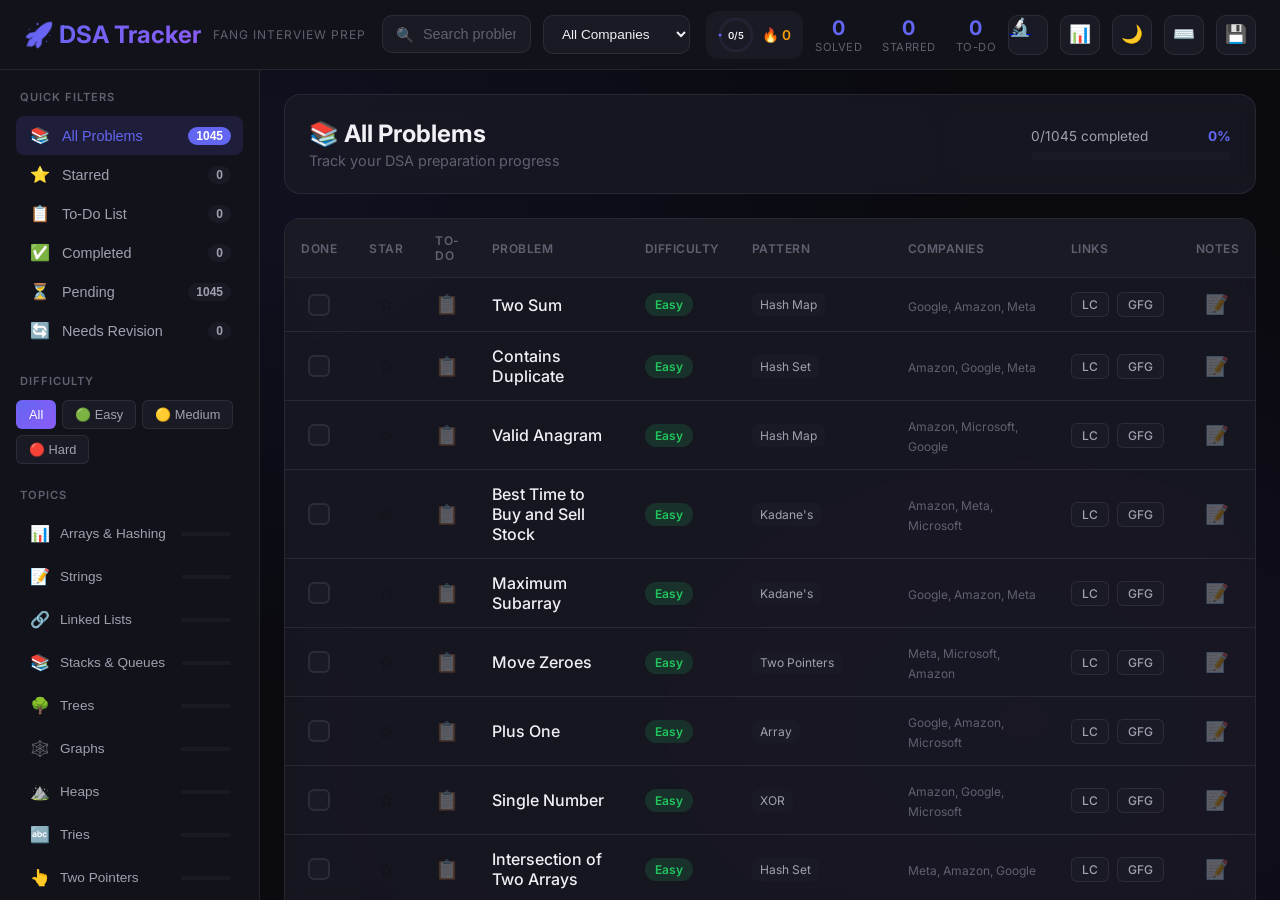
<file: index.html>
<!DOCTYPE html>
<html lang="en" data-theme="dark">
<head>
    <meta charset="UTF-8">
    <meta name="viewport" content="width=device-width, initial-scale=1.0">
    <title>DSA Progress Tracker | FANG Interview Prep</title>
    <meta name="description" content="Track your DSA preparation progress for FANG interviews - 1200+ problems organized by topics">
    <link rel="preconnect" href="https://fonts.googleapis.com">
    <link rel="preconnect" href="https://fonts.gstatic.com" crossorigin>
    <link href="https://fonts.googleapis.com/css2?family=Inter:wght@300;400;500;600;700&display=swap" rel="stylesheet">
    <link rel="stylesheet" href="styles.css">
</head>
<body>
    <div class="app-container">
        <!-- Header -->
        <header class="header">
            <div class="header-left">
                <button class="hamburger-btn" id="hamburgerBtn" title="Toggle Menu">☰</button>
                <h1 class="logo">🚀 DSA Tracker</h1>
                <span class="tagline">FANG Interview Prep</span>
            </div>
            <div class="header-center">
                <div class="search-container">
                    <span class="search-icon">🔍</span>
                    <input type="text" id="searchInput" placeholder="Search problems... (Press /)" class="search-input">
                </div>
                <!-- Company Filter -->
                <div class="company-filter">
                    <select id="companyFilter" class="company-select">
                        <option value="all">All Companies</option>
                    </select>
                </div>
            </div>
            <div class="header-right">
                <!-- Daily Goal Widget -->
                <div class="goal-widget" id="goalWidget" title="Daily Goal">
                    <div class="goal-ring">
                        <svg viewBox="0 0 36 36" class="circular-chart">
                            <path class="circle-bg" d="M18 2.0845 a 15.9155 15.9155 0 0 1 0 31.831 a 15.9155 15.9155 0 0 1 0 -31.831"/>
                            <path class="circle" id="goalProgress" stroke-dasharray="0, 100" d="M18 2.0845 a 15.9155 15.9155 0 0 1 0 31.831 a 15.9155 15.9155 0 0 1 0 -31.831"/>
                        </svg>
                        <span class="goal-text" id="goalText">0/5</span>
                    </div>
                    <div class="streak-badge" id="streakBadge" title="Current Streak">🔥 0</div>
                </div>
                <div class="stats-mini">
                    <div class="stat-item">
                        <span class="stat-value" id="totalCompleted">0</span>
                        <span class="stat-label">Solved</span>
                    </div>
                    <div class="stat-item">
                        <span class="stat-value" id="totalStarred">0</span>
                        <span class="stat-label">Starred</span>
                    </div>
                    <div class="stat-item">
                        <span class="stat-value" id="totalTodo">0</span>
                        <span class="stat-label">To-Do</span>
                    </div>
                </div>
                <a href="visualizer.html" class="btn-icon" title="Code Visualizer">🔬</a>
                <button class="btn-icon" id="statsBtn" title="Statistics (S)">📊</button>
                <button class="btn-icon" id="themeBtn" title="Toggle Theme (T)">🌙</button>
                <button class="btn-icon" id="shortcutsBtn" title="Keyboard Shortcuts (?)">⌨️</button>
                <button class="btn-icon" id="exportBtn" title="Export/Import Data">💾</button>
            </div>
        </header>

        <div class="main-content">
            <!-- Sidebar -->
            <aside class="sidebar" id="sidebar">
                <div class="sidebar-section">
                    <h3 class="sidebar-title">Quick Filters</h3>
                    <button class="filter-btn active" data-filter="all">
                        <span class="filter-icon">📚</span>
                        <span>All Problems</span>
                        <span class="filter-count" id="countAll">0</span>
                    </button>
                    <button class="filter-btn" data-filter="starred">
                        <span class="filter-icon">⭐</span>
                        <span>Starred</span>
                        <span class="filter-count" id="countStarred">0</span>
                    </button>
                    <button class="filter-btn" data-filter="todo">
                        <span class="filter-icon">📋</span>
                        <span>To-Do List</span>
                        <span class="filter-count" id="countTodo">0</span>
                    </button>
                    <button class="filter-btn" data-filter="completed">
                        <span class="filter-icon">✅</span>
                        <span>Completed</span>
                        <span class="filter-count" id="countCompleted">0</span>
                    </button>
                    <button class="filter-btn" data-filter="pending">
                        <span class="filter-icon">⏳</span>
                        <span>Pending</span>
                        <span class="filter-count" id="countPending">0</span>
                    </button>
                    <button class="filter-btn" data-filter="revision">
                        <span class="filter-icon">🔄</span>
                        <span>Needs Revision</span>
                        <span class="filter-count" id="countRevision">0</span>
                    </button>
                </div>

                <div class="sidebar-section">
                    <h3 class="sidebar-title">Difficulty</h3>
                    <div class="diff-buttons">
                        <button class="diff-btn active" data-difficulty="all">All</button>
                        <button class="diff-btn" data-difficulty="Easy">🟢 Easy</button>
                        <button class="diff-btn" data-difficulty="Medium">🟡 Medium</button>
                        <button class="diff-btn" data-difficulty="Hard">🔴 Hard</button>
                    </div>
                </div>

                <div class="sidebar-section domains-section">
                    <h3 class="sidebar-title">Topics</h3>
                    <div class="domains-list" id="domainsList">
                        <!-- Domains will be populated by JS -->
                    </div>
                </div>
            </aside>

            <!-- Main Panel -->
            <main class="main-panel">
                <!-- Domain Header -->
                <div class="domain-header" id="domainHeader">
                    <div class="domain-info">
                        <h2 class="domain-title" id="domainTitle">📚 All Problems</h2>
                        <p class="domain-subtitle" id="domainSubtitle">Track your DSA preparation progress</p>
                    </div>
                    <div class="domain-progress">
                        <div class="progress-stats">
                            <span class="progress-text" id="progressText">0/0 completed</span>
                            <span class="progress-percent" id="progressPercent">0%</span>
                        </div>
                        <div class="progress-bar">
                            <div class="progress-fill" id="progressFill"></div>
                        </div>
                    </div>
                </div>

                <!-- Problems Table -->
                <div class="problems-container">
                    <table class="problems-table">
                        <thead>
                            <tr>
                                <th class="th-status">Done</th>
                                <th class="th-star">Star</th>
                                <th class="th-todo">To-Do</th>
                                <th class="th-name">Problem</th>
                                <th class="th-difficulty">Difficulty</th>
                                <th class="th-pattern">Pattern</th>
                                <th class="th-companies">Companies</th>
                                <th class="th-links">Links</th>
                                <th class="th-notes">Notes</th>
                            </tr>
                        </thead>
                        <tbody id="problemsTableBody">
                            <!-- Problems will be populated by JS -->
                        </tbody>
                    </table>
                    <div class="no-results" id="noResults" style="display: none;">
                        <span class="no-results-icon">🔍</span>
                        <p>No problems found matching your criteria</p>
                    </div>
                </div>
            </main>
        </div>
    </div>

    <!-- Export/Import Modal -->
    <div class="modal" id="exportModal">
        <div class="modal-content">
            <div class="modal-header">
                <h3>💾 Export / Import Progress</h3>
                <button class="modal-close" id="modalClose">&times;</button>
            </div>
            <div class="modal-body">
                <div class="modal-section">
                    <h4>Export Progress</h4>
                    <p>Download your progress as a JSON file</p>
                    <button class="btn-primary" id="downloadBtn">📥 Download JSON</button>
                </div>
                <div class="modal-section">
                    <h4>Import Progress</h4>
                    <p>Upload a previously exported JSON file</p>
                    <input type="file" id="importFile" accept=".json" style="display: none;">
                    <button class="btn-secondary" id="importBtn">📤 Upload JSON</button>
                </div>
                <div class="modal-section">
                    <h4>Reset All Progress</h4>
                    <p>Clear all your progress data</p>
                    <button class="btn-danger" id="resetBtn">🗑️ Reset All</button>
                </div>
            </div>
        </div>
    </div>

    <!-- Notes Modal -->
    <div class="modal" id="notesModal">
        <div class="modal-content modal-notes">
            <div class="modal-header">
                <h3>📝 Problem Notes</h3>
                <button class="modal-close" id="notesModalClose">&times;</button>
            </div>
            <div class="modal-body">
                <h4 id="notesProblemName"></h4>
                <textarea id="notesTextarea" placeholder="Add your notes, approach, or key insights here..."></textarea>
                <div class="notes-actions">
                    <button class="btn-secondary" id="notesCancelBtn">Cancel</button>
                    <button class="btn-primary" id="notesSaveBtn">💾 Save Notes</button>
                </div>
            </div>
        </div>
    </div>

    <!-- Problem Details Modal -->
    <div class="modal" id="problemModal">
        <div class="modal-content modal-problem">
            <div class="modal-header">
                <div class="problem-header-left">
                    <h3 id="problemModalTitle">Problem Name</h3>
                    <div class="problem-badges">
                        <span id="problemModalDifficulty" class="badge">Difficulty</span>
                        <span id="problemModalPattern" class="badge">Pattern</span>
                    </div>
                </div>
                <button class="modal-close" id="problemModalClose">&times;</button>
            </div>
            <div class="modal-body">
                <div class="problem-content">
                    <div class="problem-description" id="problemDescription">
                        <!-- Description will be populated here -->
                    </div>
                    
                    <div class="problem-examples" id="problemExamples">
                        <!-- Examples will be populated here -->
                    </div>
                    
                    <div class="problem-constraints">
                        <h4>Constraints:</h4>
                        <ul id="problemConstraints">
                            <!-- Constraints will be populated here -->
                        </ul>
                    </div>
                </div>
                
                <div class="problem-actions">
                    <a href="#" target="_blank" class="btn-primary" id="leetcodeLink">Solve on LeetCode</a>
                    <a href="#" target="_blank" class="btn-secondary" id="gfgLink">Solve on GFG</a>
                    <a href="visualizer.html" class="btn-visualize" id="visualizeLink">🔬 Visualize Code</a>
                </div>
            </div>
        </div>
    </div>

    <!-- Statistics Modal -->
    <div class="modal" id="statsModal">
        <div class="modal-content modal-stats">
            <div class="modal-header">
                <h3>📊 Statistics Dashboard</h3>
                <button class="modal-close" id="statsModalClose">&times;</button>
            </div>
            <div class="modal-body">
                <div class="stats-grid">
                    <div class="stat-card">
                        <h4>Overall Progress</h4>
                        <div class="big-stat" id="statOverall">0%</div>
                        <p id="statOverallText">0 of 0 problems solved</p>
                    </div>
                    <div class="stat-card">
                        <h4>Current Streak</h4>
                        <div class="big-stat">🔥 <span id="statStreak">0</span></div>
                        <p>days in a row</p>
                    </div>
                    <div class="stat-card">
                        <h4>Today's Progress</h4>
                        <div class="big-stat" id="statToday">0</div>
                        <p>problems solved today</p>
                    </div>
                    <div class="stat-card">
                        <h4>Daily Goal</h4>
                        <div class="goal-setting">
                            <button class="goal-btn" id="goalMinus">-</button>
                            <span id="dailyGoalValue">5</span>
                            <button class="goal-btn" id="goalPlus">+</button>
                        </div>
                        <p>problems per day</p>
                    </div>
                </div>
                <div class="stats-section">
                    <h4>Progress by Difficulty</h4>
                    <div class="difficulty-bars">
                        <div class="diff-bar-row">
                            <span class="diff-label">Easy</span>
                            <div class="diff-bar-container">
                                <div class="diff-bar easy" id="barEasy"></div>
                            </div>
                            <span class="diff-count" id="countEasyStats">0/0</span>
                        </div>
                        <div class="diff-bar-row">
                            <span class="diff-label">Medium</span>
                            <div class="diff-bar-container">
                                <div class="diff-bar medium" id="barMedium"></div>
                            </div>
                            <span class="diff-count" id="countMediumStats">0/0</span>
                        </div>
                        <div class="diff-bar-row">
                            <span class="diff-label">Hard</span>
                            <div class="diff-bar-container">
                                <div class="diff-bar hard" id="barHard"></div>
                            </div>
                            <span class="diff-count" id="countHardStats">0/0</span>
                        </div>
                    </div>
                </div>
                <div class="stats-section">
                    <h4>Weak Areas (Patterns with &lt;30% completion)</h4>
                    <div class="weak-areas" id="weakAreas">
                        <p class="no-weak">🎉 No weak areas detected!</p>
                    </div>
                </div>
                <div class="stats-section">
                    <h4>Top Companies</h4>
                    <div class="company-stats" id="companyStats">
                        <!-- Populated by JS -->
                    </div>
                </div>
            </div>
        </div>
    </div>

    <!-- Keyboard Shortcuts Modal -->
    <div class="modal" id="shortcutsModal">
        <div class="modal-content modal-shortcuts">
            <div class="modal-header">
                <h3>⌨️ Keyboard Shortcuts</h3>
                <button class="modal-close" id="shortcutsModalClose">&times;</button>
            </div>
            <div class="modal-body">
                <div class="shortcuts-grid">
                    <div class="shortcut-item">
                        <kbd>j</kbd> / <kbd>↓</kbd>
                        <span>Next problem</span>
                    </div>
                    <div class="shortcut-item">
                        <kbd>k</kbd> / <kbd>↑</kbd>
                        <span>Previous problem</span>
                    </div>
                    <div class="shortcut-item">
                        <kbd>Space</kbd>
                        <span>Toggle completed</span>
                    </div>
                    <div class="shortcut-item">
                        <kbd>s</kbd>
                        <span>Toggle starred</span>
                    </div>
                    <div class="shortcut-item">
                        <kbd>t</kbd>
                        <span>Toggle to-do</span>
                    </div>
                    <div class="shortcut-item">
                        <kbd>n</kbd>
                        <span>Open notes</span>
                    </div>
                    <div class="shortcut-item">
                        <kbd>Enter</kbd>
                        <span>Open in LeetCode</span>
                    </div>
                    <div class="shortcut-item">
                        <kbd>/</kbd>
                        <span>Focus search</span>
                    </div>
                    <div class="shortcut-item">
                        <kbd>Esc</kbd>
                        <span>Close modal / Clear focus</span>
                    </div>
                    <div class="shortcut-item">
                        <kbd>d</kbd>
                        <span>Toggle theme</span>
                    </div>
                    <div class="shortcut-item">
                        <kbd>?</kbd>
                        <span>Show shortcuts</span>
                    </div>
                </div>
            </div>
        </div>
    </div>

    <!-- Sidebar Overlay for Mobile -->
    <div class="sidebar-overlay" id="sidebarOverlay"></div>

    <script src="data.js"></script>
    <script src="app.js"></script>
</body>
</html>
</file>
<file: styles.css>
/* ========================================
   DSA Progress Tracker - Enhanced Styles
   Light/Dark Theme with All Features
======================================== */

:root {
    /* Dark Theme (Default) */
    --bg-primary: #0a0a0f;
    --bg-secondary: #12121a;
    --bg-tertiary: #1a1a25;
    --bg-card: rgba(26, 26, 37, 0.8);
    --bg-hover: rgba(40, 40, 60, 0.6);
    
    --accent-primary: #6366f1;
    --accent-secondary: #8b5cf6;
    --accent-gradient: linear-gradient(135deg, #6366f1 0%, #8b5cf6 100%);
    
    --text-primary: #f0f0f5;
    --text-secondary: #a0a0b0;
    --text-muted: #606070;
    
    --easy: #22c55e;
    --medium: #f59e0b;
    --hard: #ef4444;
    
    --border-color: rgba(255, 255, 255, 0.08);
    --border-glow: rgba(99, 102, 241, 0.3);
    
    --sidebar-width: 260px;
    --header-height: 70px;
    
    --transition-fast: 0.15s ease;
    --transition-normal: 0.25s ease;
    --transition-slow: 0.4s ease;
    
    --shadow-sm: 0 2px 8px rgba(0, 0, 0, 0.3);
    --shadow-md: 0 4px 16px rgba(0, 0, 0, 0.4);
    --shadow-lg: 0 8px 32px rgba(0, 0, 0, 0.5);
    --shadow-glow: 0 0 20px rgba(99, 102, 241, 0.2);
}

/* Light Theme */
[data-theme="light"] {
    --bg-primary: #f5f5f7;
    --bg-secondary: #ffffff;
    --bg-tertiary: #e8e8ed;
    --bg-card: rgba(255, 255, 255, 0.9);
    --bg-hover: rgba(0, 0, 0, 0.05);
    
    --text-primary: #1a1a2e;
    --text-secondary: #4a4a5a;
    --text-muted: #8a8a9a;
    
    --border-color: rgba(0, 0, 0, 0.1);
    
    --shadow-sm: 0 2px 8px rgba(0, 0, 0, 0.1);
    --shadow-md: 0 4px 16px rgba(0, 0, 0, 0.15);
    --shadow-lg: 0 8px 32px rgba(0, 0, 0, 0.2);
}

* { margin: 0; padding: 0; box-sizing: border-box; }

body {
    font-family: 'Inter', -apple-system, BlinkMacSystemFont, sans-serif;
    background: var(--bg-primary);
    color: var(--text-primary);
    min-height: 100vh;
    overflow-x: hidden;
    transition: background var(--transition-normal), color var(--transition-normal);
}

body::before {
    content: '';
    position: fixed;
    top: 0; left: 0; right: 0; bottom: 0;
    background: 
        radial-gradient(ellipse at 20% 20%, rgba(99, 102, 241, 0.08) 0%, transparent 50%),
        radial-gradient(ellipse at 80% 80%, rgba(139, 92, 246, 0.08) 0%, transparent 50%);
    pointer-events: none;
    z-index: -1;
}

[data-theme="light"] body::before { opacity: 0.5; }

.app-container { display: flex; flex-direction: column; height: 100vh; }

/* ========== HEADER ========== */
.header {
    height: var(--header-height);
    background: var(--bg-secondary);
    border-bottom: 1px solid var(--border-color);
    display: flex;
    align-items: center;
    justify-content: space-between;
    padding: 0 24px;
    position: sticky;
    top: 0;
    z-index: 100;
    backdrop-filter: blur(12px);
    gap: 16px;
}

.header-left { display: flex; align-items: center; gap: 12px; }

.hamburger-btn {
    display: none;
    width: 40px;
    height: 40px;
    background: var(--bg-tertiary);
    border: 1px solid var(--border-color);
    border-radius: 8px;
    font-size: 1.2rem;
    cursor: pointer;
    color: var(--text-primary);
}

.logo {
    font-size: 1.5rem;
    font-weight: 700;
    background: var(--accent-gradient);
    -webkit-background-clip: text;
    -webkit-text-fill-color: transparent;
    background-clip: text;
}

.tagline {
    font-size: 0.75rem;
    color: var(--text-muted);
    text-transform: uppercase;
    letter-spacing: 1px;
}

.header-center {
    flex: 1;
    display: flex;
    gap: 12px;
    max-width: 500px;
}

.search-container { position: relative; flex: 1; }

.search-icon {
    position: absolute;
    left: 14px;
    top: 50%;
    transform: translateY(-50%);
    font-size: 0.9rem;
    opacity: 0.5;
}

.search-input {
    width: 100%;
    padding: 10px 14px 10px 40px;
    background: var(--bg-tertiary);
    border: 1px solid var(--border-color);
    border-radius: 10px;
    color: var(--text-primary);
    font-size: 0.9rem;
    transition: var(--transition-normal);
}

.search-input:focus {
    outline: none;
    border-color: var(--accent-primary);
    box-shadow: var(--shadow-glow);
}

.search-input::placeholder { color: var(--text-muted); }

.company-select {
    padding: 10px 14px;
    background: var(--bg-tertiary);
    border: 1px solid var(--border-color);
    border-radius: 10px;
    color: var(--text-primary);
    font-size: 0.85rem;
    cursor: pointer;
    min-width: 140px;
}

.company-select:focus {
    outline: none;
    border-color: var(--accent-primary);
}

.header-right { display: flex; align-items: center; gap: 12px; }

/* Goal Widget */
.goal-widget {
    display: flex;
    align-items: center;
    gap: 8px;
    padding: 6px 12px;
    background: var(--bg-tertiary);
    border-radius: 12px;
    cursor: pointer;
}

.goal-ring { position: relative; width: 36px; height: 36px; }

.circular-chart { width: 100%; height: 100%; }

.circle-bg {
    fill: none;
    stroke: var(--bg-hover);
    stroke-width: 3;
}

.circle {
    fill: none;
    stroke: var(--accent-primary);
    stroke-width: 3;
    stroke-linecap: round;
    transform: rotate(-90deg);
    transform-origin: center;
    transition: stroke-dasharray var(--transition-normal);
}

.goal-text {
    position: absolute;
    top: 50%;
    left: 50%;
    transform: translate(-50%, -50%);
    font-size: 0.6rem;
    font-weight: 600;
}

.streak-badge {
    font-size: 0.85rem;
    font-weight: 600;
    color: var(--medium);
}

.stats-mini { display: flex; gap: 20px; }

.stat-item { display: flex; flex-direction: column; align-items: center; }

.stat-value { font-size: 1.25rem; font-weight: 700; color: var(--accent-primary); }

.stat-label { font-size: 0.7rem; color: var(--text-muted); text-transform: uppercase; letter-spacing: 0.5px; }

.btn-icon {
    width: 40px;
    height: 40px;
    background: var(--bg-tertiary);
    border: 1px solid var(--border-color);
    border-radius: 10px;
    cursor: pointer;
    font-size: 1.1rem;
    transition: var(--transition-normal);
}

.btn-icon:hover {
    background: var(--bg-hover);
    border-color: var(--accent-primary);
}

/* ========== MAIN CONTENT ========== */
.main-content { display: flex; flex: 1; overflow: hidden; }

/* ========== SIDEBAR ========== */
.sidebar {
    width: var(--sidebar-width);
    background: var(--bg-secondary);
    border-right: 1px solid var(--border-color);
    padding: 20px 0;
    overflow-y: auto;
    flex-shrink: 0;
    transition: transform var(--transition-normal);
}

.sidebar-section { padding: 0 16px; margin-bottom: 24px; }

.sidebar-title {
    font-size: 0.7rem;
    font-weight: 600;
    color: var(--text-muted);
    text-transform: uppercase;
    letter-spacing: 1px;
    margin-bottom: 12px;
    padding-left: 4px;
}

.filter-btn {
    width: 100%;
    display: flex;
    align-items: center;
    gap: 10px;
    padding: 10px 12px;
    background: transparent;
    border: none;
    border-radius: 8px;
    color: var(--text-secondary);
    font-size: 0.9rem;
    cursor: pointer;
    transition: var(--transition-fast);
    text-align: left;
}

.filter-btn:hover { background: var(--bg-hover); color: var(--text-primary); }

.filter-btn.active { background: rgba(99, 102, 241, 0.15); color: var(--accent-primary); }

.filter-icon { font-size: 1rem; width: 24px; text-align: center; }

.filter-count {
    margin-left: auto;
    font-size: 0.75rem;
    font-weight: 600;
    padding: 2px 8px;
    background: var(--bg-tertiary);
    border-radius: 10px;
}

.filter-btn.active .filter-count { background: var(--accent-primary); color: white; }

.diff-buttons { display: flex; flex-wrap: wrap; gap: 6px; }

.diff-btn {
    padding: 6px 12px;
    background: var(--bg-tertiary);
    border: 1px solid var(--border-color);
    border-radius: 6px;
    color: var(--text-secondary);
    font-size: 0.8rem;
    cursor: pointer;
    transition: var(--transition-fast);
}

.diff-btn:hover { border-color: var(--accent-primary); }

.diff-btn.active { background: var(--accent-gradient); border-color: transparent; color: white; }

.domains-list { display: flex; flex-direction: column; gap: 4px; }

.domain-btn {
    display: flex;
    align-items: center;
    justify-content: space-between;
    padding: 10px 12px;
    background: transparent;
    border: none;
    border-radius: 8px;
    color: var(--text-secondary);
    font-size: 0.85rem;
    cursor: pointer;
    transition: var(--transition-fast);
    text-align: left;
}

.domain-btn:hover { background: var(--bg-hover); color: var(--text-primary); }

.domain-btn.active { background: rgba(99, 102, 241, 0.15); color: var(--accent-primary); }

.domain-btn-left { display: flex; align-items: center; gap: 8px; }

.domain-btn-icon { font-size: 1rem; width: 24px; text-align: center; }

.domain-progress-mini {
    width: 50px;
    height: 4px;
    background: var(--bg-tertiary);
    border-radius: 2px;
    overflow: hidden;
}

.domain-progress-mini-fill {
    height: 100%;
    background: var(--accent-gradient);
    transition: var(--transition-normal);
}

/* ========== MAIN PANEL ========== */
.main-panel { flex: 1; padding: 24px; overflow-y: auto; }

.domain-header {
    display: flex;
    justify-content: space-between;
    align-items: center;
    padding: 24px;
    background: var(--bg-card);
    border: 1px solid var(--border-color);
    border-radius: 16px;
    margin-bottom: 24px;
    backdrop-filter: blur(10px);
}

.domain-title { font-size: 1.5rem; font-weight: 700; margin-bottom: 4px; }

.domain-subtitle { color: var(--text-muted); font-size: 0.9rem; }

.domain-progress { min-width: 200px; }

.progress-stats { display: flex; justify-content: space-between; margin-bottom: 8px; font-size: 0.85rem; }

.progress-text { color: var(--text-secondary); }

.progress-percent { font-weight: 700; color: var(--accent-primary); }

.progress-bar { height: 8px; background: var(--bg-tertiary); border-radius: 4px; overflow: hidden; }

.progress-fill {
    height: 100%;
    background: var(--accent-gradient);
    border-radius: 4px;
    transition: width var(--transition-slow);
    position: relative;
}

.progress-fill::after {
    content: '';
    position: absolute;
    top: 0; left: 0; right: 0; bottom: 0;
    background: linear-gradient(90deg, transparent, rgba(255,255,255,0.2), transparent);
    animation: shimmer 2s infinite;
}

@keyframes shimmer {
    0% { transform: translateX(-100%); }
    100% { transform: translateX(100%); }
}

/* ========== PROBLEMS TABLE ========== */
.problems-container {
    background: var(--bg-card);
    border: 1px solid var(--border-color);
    border-radius: 16px;
    overflow: hidden;
    backdrop-filter: blur(10px);
}

.problems-table { width: 100%; border-collapse: collapse; }

.problems-table thead {
    background: var(--bg-tertiary);
    position: sticky;
    top: 0;
    z-index: 10;
}

.problems-table th {
    padding: 14px 16px;
    text-align: left;
    font-size: 0.75rem;
    font-weight: 600;
    color: var(--text-muted);
    text-transform: uppercase;
    letter-spacing: 0.5px;
    border-bottom: 1px solid var(--border-color);
}

.problems-table td {
    padding: 14px 16px;
    border-bottom: 1px solid var(--border-color);
    vertical-align: middle;
}

.problems-table tbody tr { transition: var(--transition-fast); }

.problems-table tbody tr:hover { background: var(--bg-hover); }

.problems-table tbody tr.completed { opacity: 0.6; }

.problems-table tbody tr.completed .problem-name { text-decoration: line-through; }

.problems-table tbody tr.selected { background: rgba(99, 102, 241, 0.15); outline: 2px solid var(--accent-primary); }

.problems-table tbody tr.needs-revision { border-left: 3px solid var(--medium); }

.th-status, .th-star, .th-todo, .th-notes { width: 50px; text-align: center; }
.th-difficulty { width: 100px; }
.th-pattern { width: 140px; }
.th-companies { width: 180px; }
.th-links { width: 100px; }

.checkbox-wrapper { display: flex; justify-content: center; }

.custom-checkbox {
    -webkit-appearance: none;
    appearance: none;
    width: 22px;
    height: 22px;
    background: var(--bg-tertiary);
    border: 2px solid var(--border-color);
    border-radius: 6px;
    cursor: pointer;
    transition: var(--transition-fast);
    position: relative;
}

.custom-checkbox:hover { border-color: var(--accent-primary); }

.custom-checkbox:checked { background: var(--accent-gradient); border-color: transparent; }

.custom-checkbox:checked::after {
    content: '✓';
    position: absolute;
    top: 50%;
    left: 50%;
    transform: translate(-50%, -50%);
    color: white;
    font-size: 12px;
    font-weight: bold;
}

.star-btn, .todo-btn, .notes-btn {
    background: none;
    border: none;
    font-size: 1.2rem;
    cursor: pointer;
    transition: var(--transition-fast);
    opacity: 0.3;
}

.star-btn:hover, .todo-btn:hover, .notes-btn:hover { opacity: 1; transform: scale(1.2); }

.star-btn.active, .todo-btn.active { opacity: 1; }

.notes-btn.has-notes { opacity: 1; color: var(--accent-primary); }

.problem-name { font-weight: 500; color: var(--text-primary); }

.difficulty-badge {
    display: inline-block;
    padding: 4px 10px;
    border-radius: 12px;
    font-size: 0.75rem;
    font-weight: 600;
}

.difficulty-badge.easy { background: rgba(34, 197, 94, 0.15); color: var(--easy); }

.difficulty-badge.medium { background: rgba(245, 158, 11, 0.15); color: var(--medium); }

.difficulty-badge.hard { background: rgba(239, 68, 68, 0.15); color: var(--hard); }

.pattern-tag {
    display: inline-block;
    padding: 4px 8px;
    background: var(--bg-tertiary);
    border-radius: 6px;
    font-size: 0.75rem;
    color: var(--text-secondary);
}

.companies-list { font-size: 0.75rem; color: var(--text-muted); }

.links-container { display: flex; gap: 8px; }

.link-btn {
    padding: 4px 10px;
    background: var(--bg-tertiary);
    border: 1px solid var(--border-color);
    border-radius: 6px;
    color: var(--text-secondary);
    text-decoration: none;
    font-size: 0.75rem;
    font-weight: 500;
    transition: var(--transition-fast);
}

.link-btn:hover { background: var(--accent-primary); border-color: var(--accent-primary); color: white; }

.no-results { text-align: center; padding: 60px 20px; color: var(--text-muted); }

.no-results-icon { font-size: 3rem; display: block; margin-bottom: 16px; opacity: 0.5; }

/* ========== MODALS ========== */
.modal {
    display: none;
    position: fixed;
    top: 0; left: 0; right: 0; bottom: 0;
    background: rgba(0, 0, 0, 0.7);
    backdrop-filter: blur(4px);
    z-index: 1000;
    justify-content: center;
    align-items: center;
}

.modal.show { display: flex; }

.modal-content {
    background: var(--bg-secondary);
    border: 1px solid var(--border-color);
    border-radius: 16px;
    width: 100%;
    max-width: 400px;
    max-height: 90vh;
    overflow-y: auto;
    box-shadow: var(--shadow-lg);
}

.modal-notes { max-width: 500px; }

.modal-stats { max-width: 600px; }

.modal-shortcuts { max-width: 450px; }

.modal-header {
    display: flex;
    justify-content: space-between;
    align-items: center;
    padding: 20px 24px;
    border-bottom: 1px solid var(--border-color);
}

.modal-header h3 { font-size: 1.1rem; font-weight: 600; }

.modal-close {
    background: none;
    border: none;
    color: var(--text-muted);
    font-size: 1.5rem;
    cursor: pointer;
    transition: var(--transition-fast);
}

.modal-close:hover { color: var(--text-primary); }

.modal-body { padding: 24px; }

.modal-section { margin-bottom: 24px; }

.modal-section:last-child { margin-bottom: 0; }

.modal-section h4 { font-size: 0.9rem; font-weight: 600; margin-bottom: 8px; }

.modal-section p { font-size: 0.8rem; color: var(--text-muted); margin-bottom: 12px; }

.btn-primary, .btn-secondary, .btn-danger {
    width: 100%;
    padding: 12px;
    border: none;
    border-radius: 8px;
    font-size: 0.9rem;
    font-weight: 500;
    cursor: pointer;
    transition: var(--transition-fast);
}

.btn-primary { background: var(--accent-gradient); color: white; }

.btn-primary:hover { opacity: 0.9; transform: translateY(-1px); }

.btn-secondary { background: var(--bg-tertiary); color: var(--text-primary); border: 1px solid var(--border-color); }

.btn-secondary:hover { border-color: var(--accent-primary); }

.btn-danger { background: rgba(239, 68, 68, 0.15); color: var(--hard); border: 1px solid rgba(239, 68, 68, 0.3); }

.btn-danger:hover { background: rgba(239, 68, 68, 0.25); }

/* Notes Modal */
#notesTextarea {
    width: 100%;
    min-height: 200px;
    padding: 16px;
    background: var(--bg-tertiary);
    border: 1px solid var(--border-color);
    border-radius: 8px;
    color: var(--text-primary);
    font-family: inherit;
    font-size: 0.9rem;
    resize: vertical;
    margin-bottom: 16px;
}

#notesTextarea:focus { outline: none; border-color: var(--accent-primary); }

.notes-actions { display: flex; gap: 12px; }

.notes-actions .btn-secondary, .notes-actions .btn-primary { width: auto; flex: 1; }

/* Stats Modal */
.stats-grid { display: grid; grid-template-columns: repeat(2, 1fr); gap: 16px; margin-bottom: 24px; }

.stat-card {
    padding: 20px;
    background: var(--bg-tertiary);
    border-radius: 12px;
    text-align: center;
}

.stat-card h4 { font-size: 0.8rem; color: var(--text-muted); margin-bottom: 8px; }

.big-stat { font-size: 2rem; font-weight: 700; color: var(--accent-primary); margin-bottom: 4px; }

.stat-card p { font-size: 0.75rem; color: var(--text-muted); }

.goal-setting { display: flex; align-items: center; justify-content: center; gap: 16px; }

.goal-btn {
    width: 32px;
    height: 32px;
    background: var(--bg-secondary);
    border: 1px solid var(--border-color);
    border-radius: 8px;
    color: var(--text-primary);
    font-size: 1.2rem;
    cursor: pointer;
    transition: var(--transition-fast);
}

.goal-btn:hover { border-color: var(--accent-primary); }

#dailyGoalValue { font-size: 1.5rem; font-weight: 700; color: var(--accent-primary); }

.stats-section { margin-bottom: 24px; }

.stats-section h4 { font-size: 0.9rem; font-weight: 600; margin-bottom: 16px; }

.difficulty-bars { display: flex; flex-direction: column; gap: 12px; }

.diff-bar-row { display: flex; align-items: center; gap: 12px; }

.diff-label { width: 60px; font-size: 0.8rem; color: var(--text-secondary); }

.diff-bar-container { flex: 1; height: 12px; background: var(--bg-tertiary); border-radius: 6px; overflow: hidden; }

.diff-bar { height: 100%; border-radius: 6px; transition: width var(--transition-slow); }

.diff-bar.easy { background: var(--easy); }

.diff-bar.medium { background: var(--medium); }

.diff-bar.hard { background: var(--hard); }

.diff-count { width: 60px; font-size: 0.8rem; color: var(--text-muted); text-align: right; }

.weak-areas { display: flex; flex-wrap: wrap; gap: 8px; }

.weak-tag {
    padding: 6px 12px;
    background: rgba(239, 68, 68, 0.15);
    border-radius: 8px;
    font-size: 0.8rem;
    color: var(--hard);
}

.no-weak { color: var(--text-muted); font-size: 0.85rem; }

.company-stats { display: flex; flex-wrap: wrap; gap: 8px; }

.company-tag {
    padding: 6px 12px;
    background: var(--bg-tertiary);
    border-radius: 8px;
    font-size: 0.8rem;
    color: var(--text-secondary);
}

.company-tag span { color: var(--accent-primary); font-weight: 600; margin-left: 4px; }

/* Shortcuts Modal */
.shortcuts-grid { display: flex; flex-direction: column; gap: 12px; }

.shortcut-item { display: flex; align-items: center; gap: 16px; }

.shortcut-item kbd {
    padding: 6px 12px;
    background: var(--bg-tertiary);
    border: 1px solid var(--border-color);
    border-radius: 6px;
    font-family: monospace;
    font-size: 0.85rem;
    min-width: 40px;
    text-align: center;
}

.shortcut-item span { font-size: 0.9rem; color: var(--text-secondary); }

/* Sidebar Overlay */
.sidebar-overlay {
    display: none;
    position: fixed;
    top: var(--header-height);
    left: 0; right: 0; bottom: 0;
    background: rgba(0, 0, 0, 0.5);
    z-index: 40;
}

.sidebar-overlay.show { display: block; }

/* ========== SCROLLBAR ========== */
::-webkit-scrollbar { width: 8px; height: 8px; }

::-webkit-scrollbar-track { background: var(--bg-tertiary); }

::-webkit-scrollbar-thumb { background: var(--text-muted); border-radius: 4px; }

::-webkit-scrollbar-thumb:hover { background: var(--text-secondary); }

/* ========== RESPONSIVE ========== */
@media (max-width: 1024px) {
    .th-companies, .th-pattern { display: none; }
    .problems-table td:nth-child(6), .problems-table td:nth-child(7) { display: none; }
    .stats-mini { display: none; }
}

@media (max-width: 768px) {
    .hamburger-btn { display: flex; align-items: center; justify-content: center; }
    
    .header { padding: 0 16px; }
    
    .header-center { display: none; }
    
    .tagline { display: none; }
    
    .goal-widget { padding: 4px 8px; }
    
    .sidebar {
        position: fixed;
        left: 0;
        top: var(--header-height);
        bottom: 0;
        z-index: 50;
        transform: translateX(-100%);
    }
    
    .sidebar.open { transform: translateX(0); }
    
    .main-panel { padding: 16px; }
    
    .domain-header { flex-direction: column; gap: 16px; text-align: center; }
    
    .domain-progress { width: 100%; }
    
    .stats-grid { grid-template-columns: 1fr; }
}

/* Problem Modal Styles */
.modal-problem {
    max-width: 800px;
    width: 90%;
    max-height: 85vh;
    display: flex;
    flex-direction: column;
}

.modal-content.modal-problem .modal-body {
    padding: 0;
    display: flex;
    flex-direction: column;
    overflow: hidden;
}

.problem-content {
    padding: 24px;
    overflow-y: auto;
    flex: 1;
}

.problem-header-left {
    display: flex;
    flex-direction: column;
    gap: 8px;
}

.problem-badges {
    display: flex;
    gap: 8px;
}

.badge {
    padding: 4px 8px;
    border-radius: 4px;
    font-size: 12px;
    font-weight: 500;
}

#problemModalDifficulty.Easy { background: rgba(74, 222, 128, 0.15); color: #4ade80; }
#problemModalDifficulty.Medium { background: rgba(250, 204, 21, 0.15); color: #facc15; }
#problemModalDifficulty.Hard { background: rgba(248, 113, 113, 0.15); color: #f87171; }

#problemModalPattern {
    background: rgba(88, 166, 255, 0.15);
    color: #58a6ff;
}

.problem-description {
    font-size: 16px;
    line-height: 1.6;
    color: var(--text-primary);
    margin-bottom: 24px;
}

.problem-examples {
    display: flex;
    flex-direction: column;
    gap: 20px;
    margin-bottom: 24px;
}

.example {
    background: var(--bg-secondary);
    border-radius: 8px;
    padding: 16px;
    border: 1px solid var(--border-color);
}

.example h4 {
    color: var(--text-primary);
    margin-bottom: 8px;
    font-size: 14px;
}

.example-content {
    font-family: 'JetBrains Mono', monospace;
    font-size: 13px;
    color: var(--text-secondary);
}

.example-content strong {
    color: var(--text-primary);
}

.problem-constraints {
    margin-bottom: 24px;
}

.problem-constraints h4 {
    margin-bottom: 12px;
    color: var(--text-primary);
}

.problem-constraints ul {
    list-style-type: disc;
    padding-left: 20px;
    color: var(--text-secondary);
}

.problem-constraints li {
    margin-bottom: 6px;
}

.problem-actions {
    padding: 16px 24px;
    border-top: 1px solid var(--border-color);
    background: var(--bg-secondary);
    display: flex;
    gap: 12px;
    justify-content: flex-end;
}

.btn-visualize {
    background: linear-gradient(135deg, #a371f7, #7c3aed);
    color: white;
    text-decoration: none;
    padding: 8px 16px;
    border-radius: 6px;
    font-weight: 500;
    display: flex;
    align-items: center;
    gap: 6px;
    transition: opacity 0.2s;
}

.btn-visualize:hover {
    opacity: 0.9;
}

.problem-link {
    cursor: pointer;
    transition: color 0.15s;
    position: relative;
    display: inline-block;
}

.problem-link:hover {
    color: var(--accent-primary);
    text-decoration: underline;
    text-underline-offset: 4px;
}
</file>
